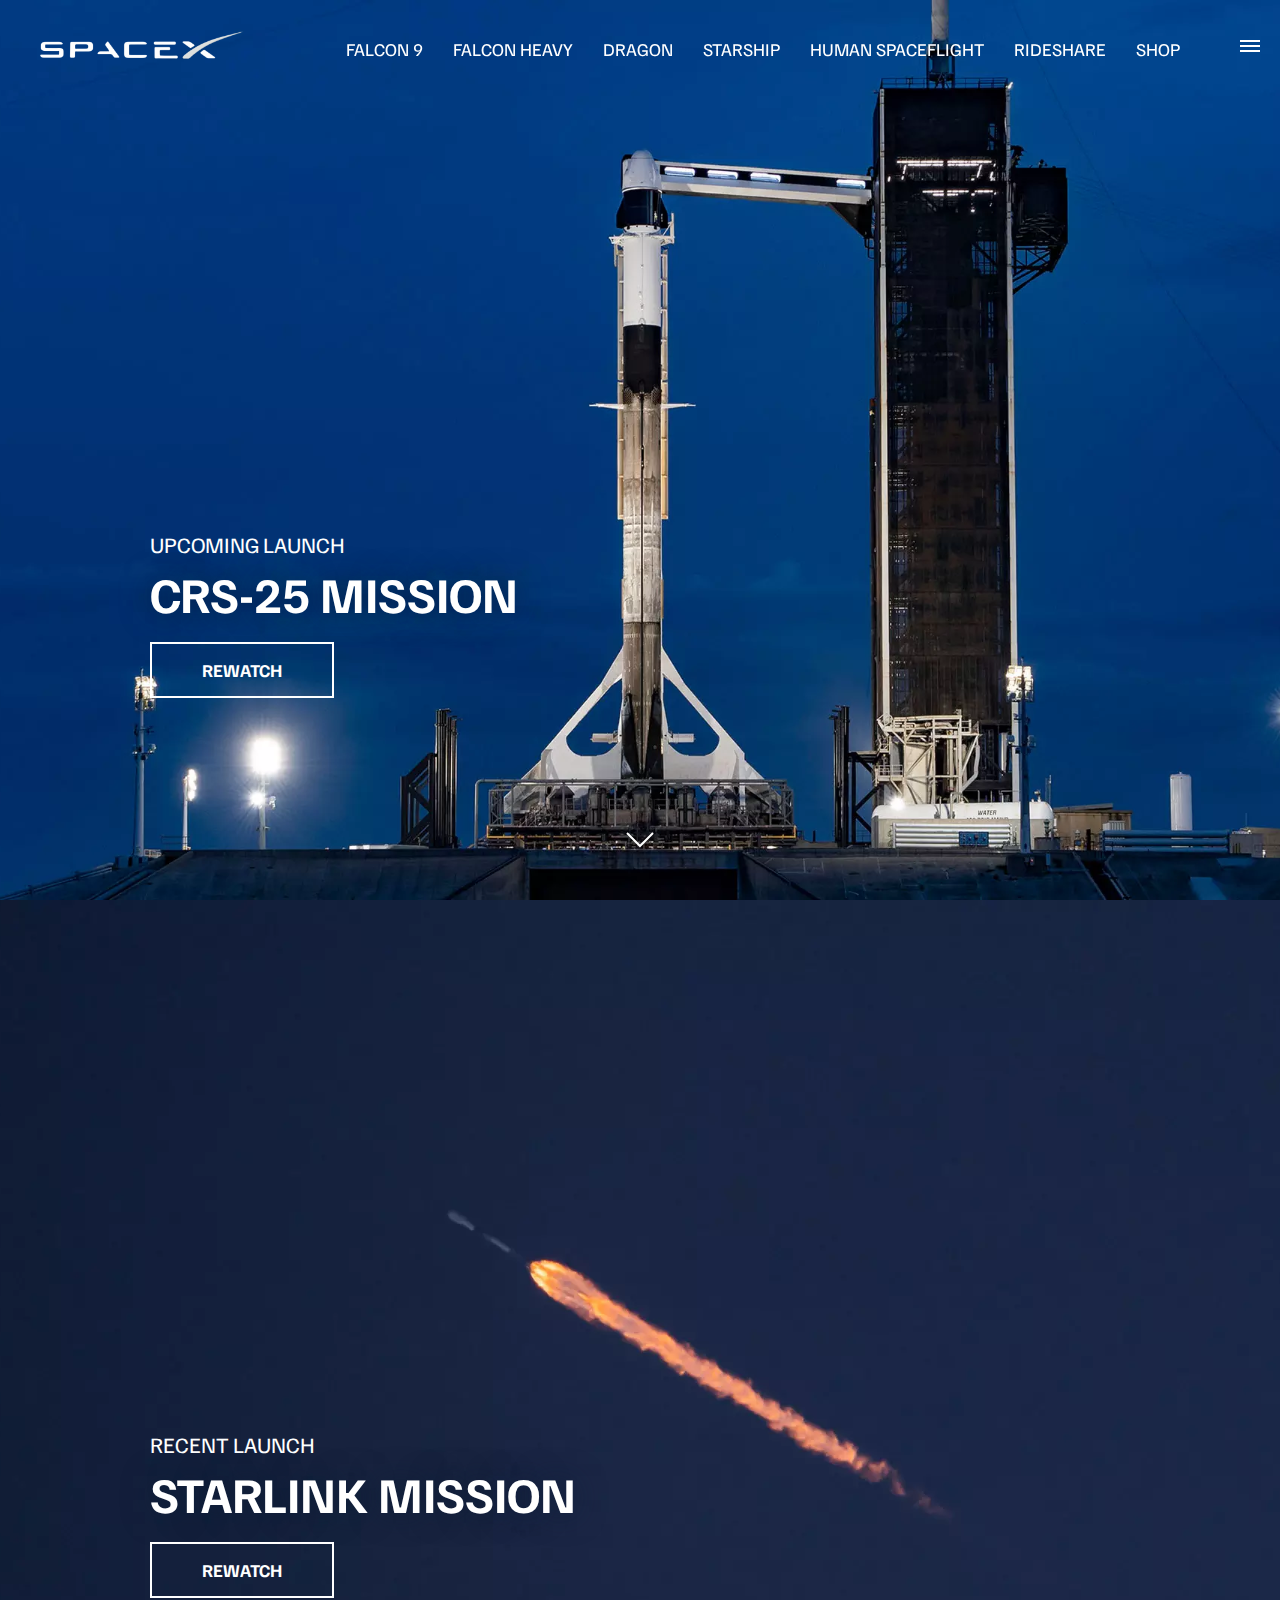
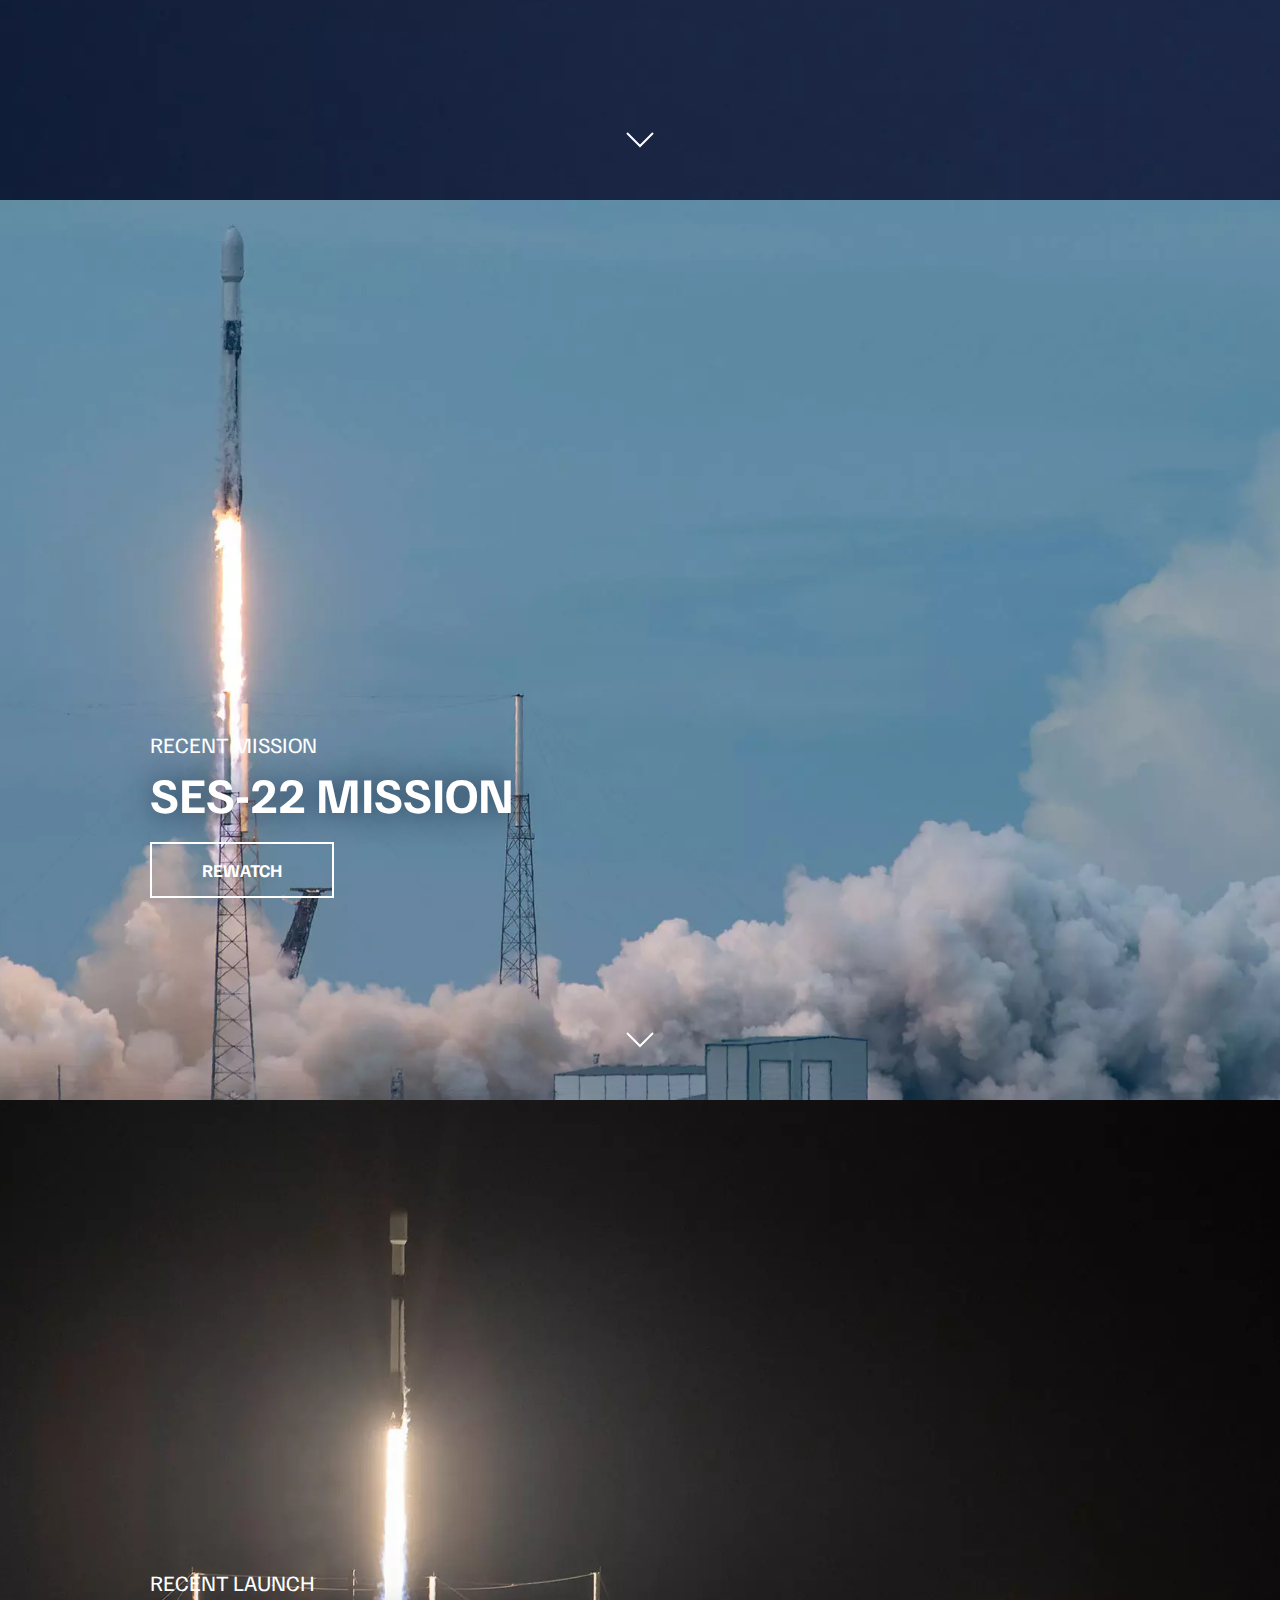
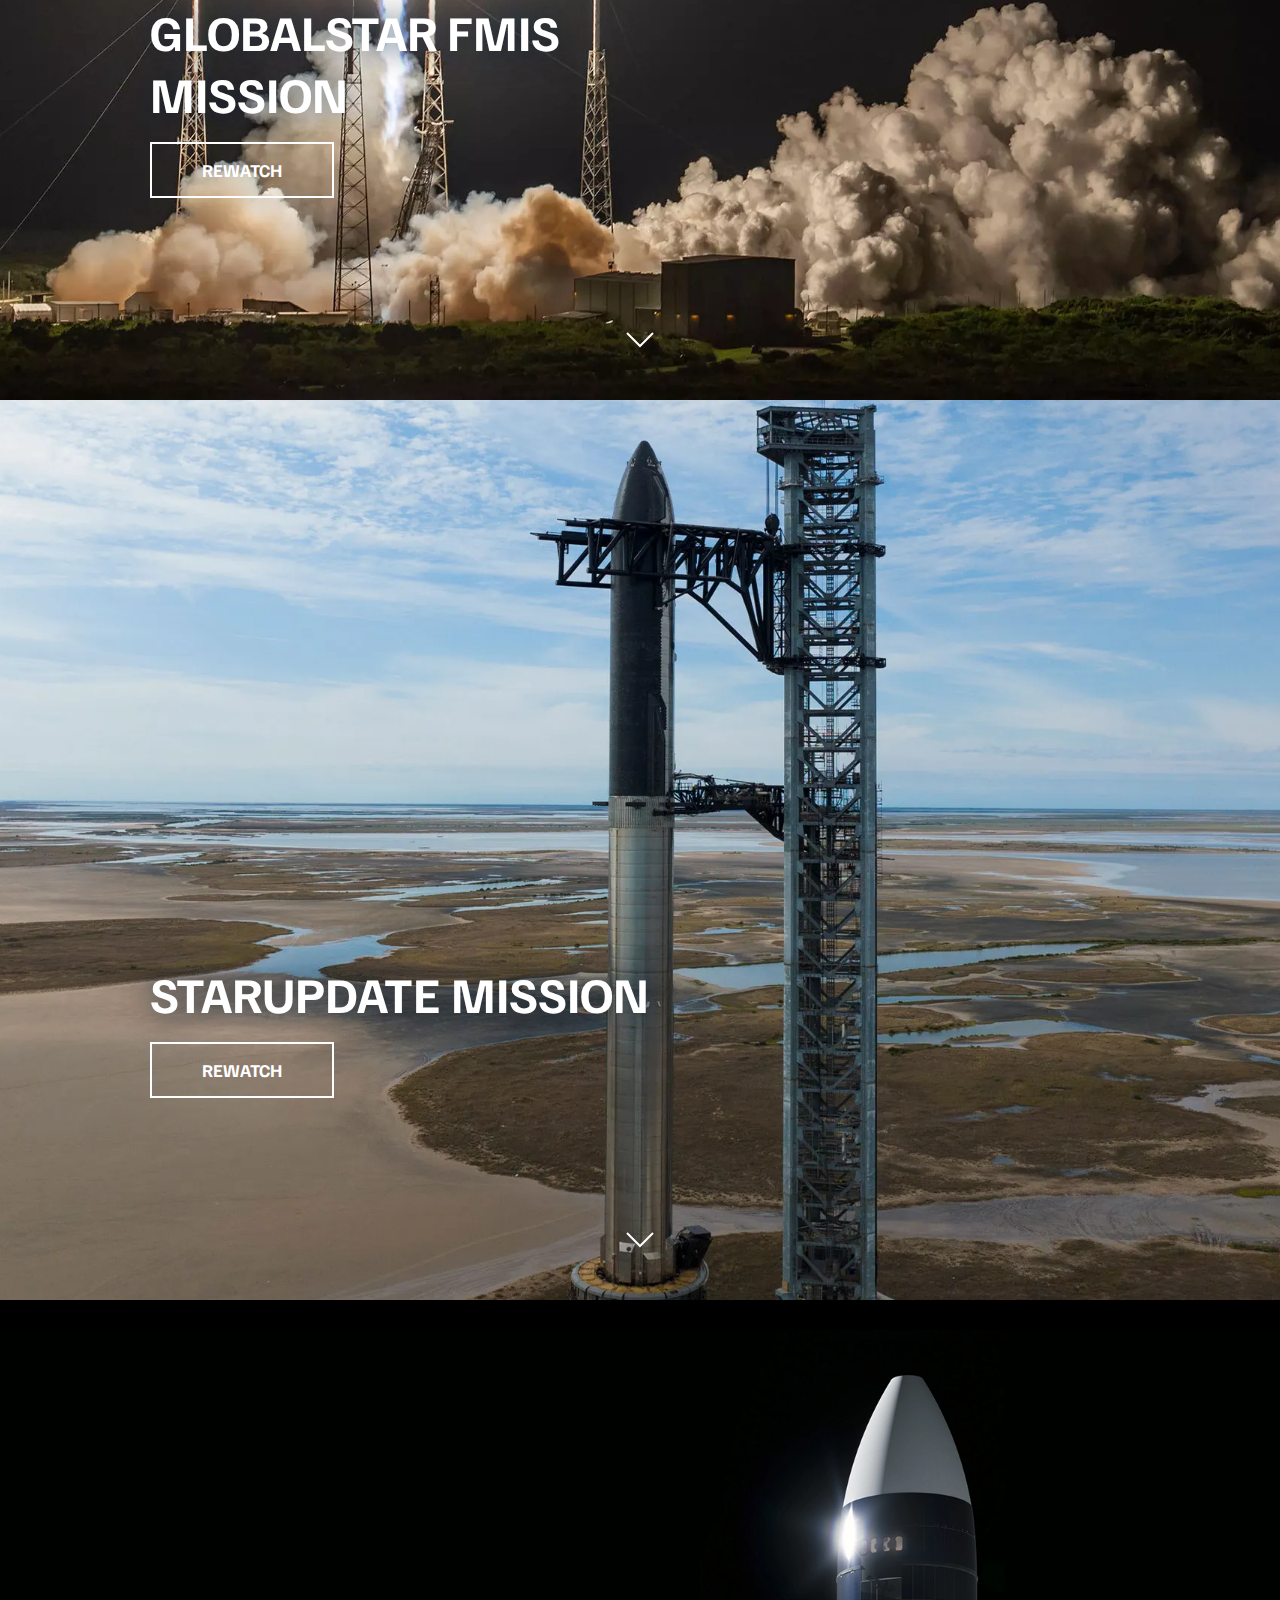
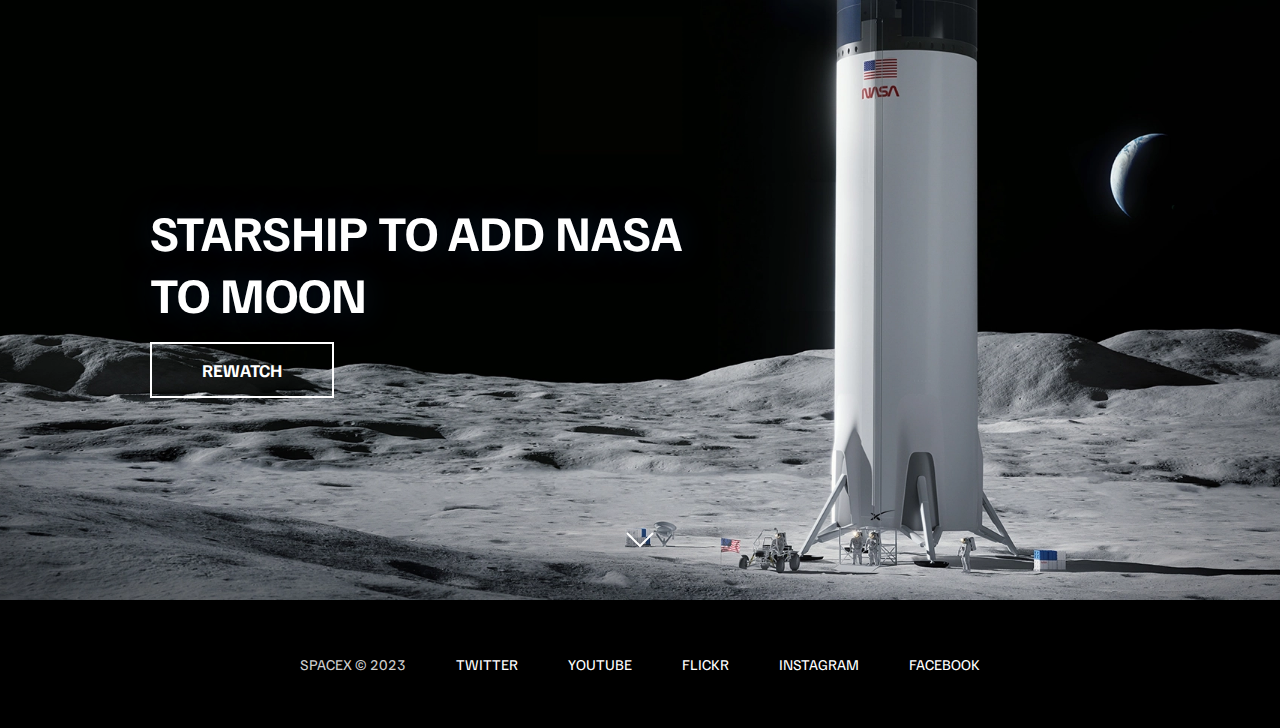
<file: index.html>
<!DOCTYPE html>
<html lang="en">
  <head>
    <meta charset="UTF-8" />
    <meta name="viewport" content="width=device-width, initial-scale=1.0" />
    <link rel="stylesheet" href="style.css" />
    <link rel="stylesheet" href="reusable.css" />
    <link rel="stylesheet" href="query.css" />
    <title>Space-X</title>
  </head>
  <body>
    <div id="overlay"></div>
    <div id="mobile-menu" class="mobile-main-menu">
      <ul>
        <li><a href="#">Mission</a></li>
        <li><a href="#">Launches</a></li>
        <li><a href="#">Careers</a></li>
        <li><a href="#">Updates</a></li>
        <li><a href="#">Shop</a></li>

        <li class="mobile-only"><a href="falcon9.html">Falcon 9</a></li>
        <li class="mobile-only">
          <a href="falcon-heavy.html">Falcon Heavy</a>
        </li>
        <li class="mobile-only"><a href="dragon.html">Dragon</a></li>
        <li class="mobile-only"><a href="#">Starship</a></li>
        <li class="mobile-only"><a href="#">Human Spaceflight</a></li>
        <li class="mobile-only"><a href="#">Rideshare</a></li>
        <li class="mobile-only"><a href="#">Starlink</a></li>
      </ul>
    </div>
    <header class="header">
      <div class="logo">
        <a href="index.html">
          <img src="img/logo.png" alt="Space-X-Logo" class="logo-img" />
        </a>
      </div>

      <nav class="desktop-main-menu">
        <ul class="li-container">
          <li><a href="falcon9.html">Falcon 9</a></li>
          <li><a href="falcon-heavy.html">Falcon Heavy</a></li>
          <li><a href="dragon.html">Dragon</a></li>
          <li><a href="#">Starship</a></li>
          <li><a href="#">Human Spaceflight</a></li>
          <li><a href="#">Rideshare</a></li>
          <li><a href="#">Shop</a></li>
        </ul>
      </nav>
    </header>

    <!-- Hamburger Menu -->
    <button id="menu-btn" class="hamburger" type="button">
      <span class="hamburger-top"></span>
      <span class="hamburger-middle"></span>
      <span class="hamburger-bottom"></span>
    </button>

    <!-- Section-A -->
    <section class="section-a">
      <div class="section-inner">
        <h4>Upcoming Launch</h4>
        <h2>CRS-25 Mission</h2>
        <a href="#" class="btn">
          <div class="hover"></div>
          <span class="text-btn">Rewatch</span>
        </a>
      </div>

      <div class="scroll-arrow">
        <svg width="30px" height="20px">
          <path
            stroke="#ffffff"
            fill="none"
            stroke-width="2px"
            d="M2.000,5.000 L15.000,18.000 L28.000,5.000 "
          ></path>
        </svg>
      </div>
    </section>

    <!-- Section-B -->
    <section class="section-b">
      <div class="section-inner">
        <h4>Recent Launch</h4>
        <h2>Starlink Mission</h2>
        <a href="#" class="btn">
          <div class="hover"></div>
          <span class="text-btn">Rewatch</span>
        </a>
      </div>

      <div class="scroll-arrow">
        <svg width="30px" height="20px">
          <path
            stroke="#ffffff"
            fill="none"
            stroke-width="2px"
            d="M2.000,5.000 L15.000,18.000 L28.000,5.000 "
          ></path>
        </svg>
      </div>
    </section>

    <!-- Section-C -->
    <section class="section-c">
      <div class="section-inner">
        <h4>Recent Mission</h4>
        <h2>SES-22 Mission</h2>
        <a href="#" class="btn">
          <div class="hover"></div>
          <span class="text-btn">Rewatch</span>
        </a>
      </div>

      <div class="scroll-arrow">
        <svg width="30px" height="20px">
          <path
            stroke="#ffffff"
            fill="none"
            stroke-width="2px"
            d="M2.000,5.000 L15.000,18.000 L28.000,5.000 "
          ></path>
        </svg>
      </div>
    </section>

    <!-- Section-D -->
    <section class="section-d">
      <div class="section-inner">
        <h4>Recent Launch</h4>
        <h2>Globalstar FMIS Mission</h2>
        <a href="#" class="btn">
          <div class="hover"></div>
          <span class="text-btn">Rewatch</span>
        </a>
      </div>

      <div class="scroll-arrow">
        <svg width="30px" height="20px">
          <path
            stroke="#ffffff"
            fill="none"
            stroke-width="2px"
            d="M2.000,5.000 L15.000,18.000 L28.000,5.000 "
          ></path>
        </svg>
      </div>
    </section>

    <!-- Section-E -->
    <section class="section-e">
      <div class="section-inner">
        <h2>StarUpdate Mission</h2>
        <a href="#" class="btn">
          <div class="hover"></div>
          <span class="text-btn">Rewatch</span>
        </a>
      </div>

      <div class="scroll-arrow">
        <svg width="30px" height="20px">
          <path
            stroke="#ffffff"
            fill="none"
            stroke-width="2px"
            d="M2.000,5.000 L15.000,18.000 L28.000,5.000 "
          ></path>
        </svg>
      </div>
    </section>

    <!-- Section-F -->
    <section class="section-f">
      <div class="section-inner">
        <h2>Starship to add NASA to Moon</h2>
        <a href="#" class="btn">
          <div class="hover"></div>
          <span class="text-btn">Rewatch</span>
        </a>
      </div>

      <div class="scroll-arrow">
        <svg width="30px" height="20px">
          <path
            stroke="#ffffff"
            fill="none"
            stroke-width="2px"
            d="M2.000,5.000 L15.000,18.000 L28.000,5.000 "
          ></path>
        </svg>
      </div>
    </section>

    <!-- Footer -->
    <footer>
      <ul>
        <li><a href="#" class="text-footer">SpaceX &copy; 2023</a></li>
        <li><a href="#">Twitter</a></li>
        <li><a href="#">Youtube</a></li>
        <li><a href="#">Flickr</a></li>
        <li><a href="#">Instagram</a></li>
        <li><a href="#">Facebook</a></li>
      </ul>
    </footer>
  </body>
</html>
</file>
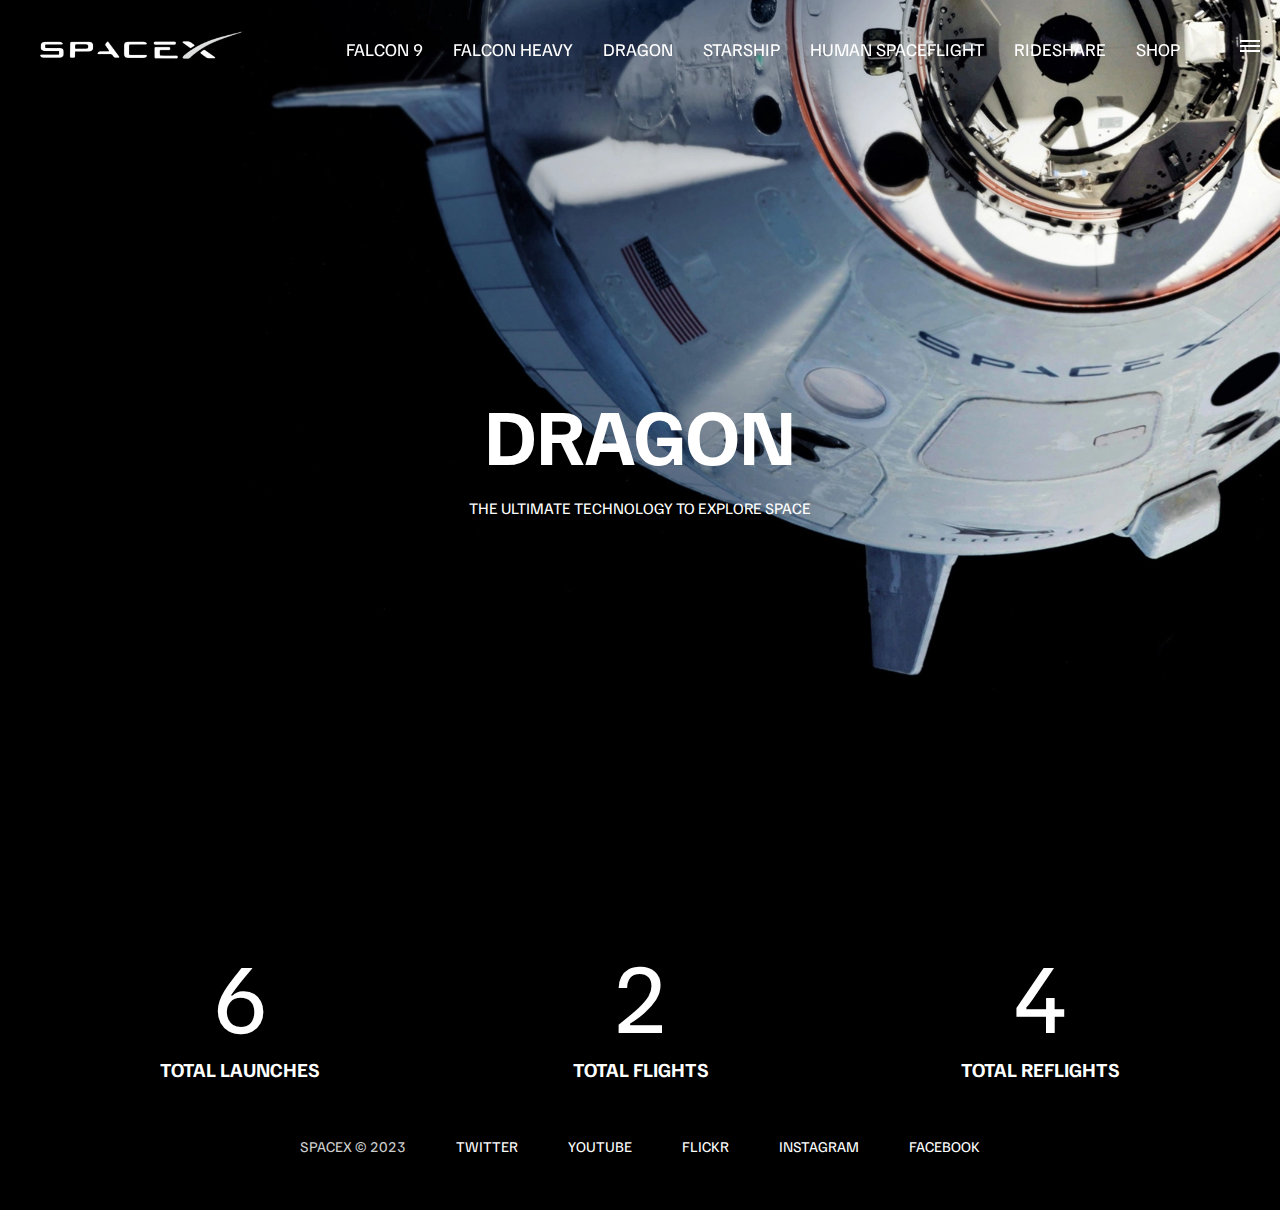
<file: dragon.html>
<!DOCTYPE html>
<html lang="en">
  <head>
    <meta charset="UTF-8" />
    <meta name="viewport" content="width=device-width, initial-scale=1.0" />
    <link rel="stylesheet" href="style.css" />
    <link rel="stylesheet" href="reusable.css" />
    <link rel="stylesheet" href="query.css" />
    <title>Space-X</title>
  </head>
  <body>
    <div id="overlay"></div>
    <div id="mobile-menu" class="mobile-main-menu">
      <ul>
        <li><a href="#">Mission</a></li>
        <li><a href="#">Launches</a></li>
        <li><a href="#">Careers</a></li>
        <li><a href="#">Updates</a></li>
        <li><a href="#">Shop</a></li>

        <li class="mobile-only"><a href="falcon9.html">Falcon 9</a></li>
        <li class="mobile-only">
          <a href="falcon-heavy.html">Falcon Heavy</a>
        </li>
        <li class="mobile-only"><a href="dragon.html">Dragon</a></li>
        <li class="mobile-only"><a href="#">Starship</a></li>
        <li class="mobile-only"><a href="#">Human Spaceflight</a></li>
        <li class="mobile-only"><a href="#">Rideshare</a></li>
        <li class="mobile-only"><a href="#">Starlink</a></li>
      </ul>
    </div>
    <header class="header">
      <div class="logo">
        <a href="index.html">
          <img src="img/logo.png" alt="Space-X-Logo" class="logo-img" />
        </a>
      </div>

      <nav class="desktop-main-menu">
        <ul class="li-container">
          <li><a href="falcon9.html">Falcon 9</a></li>
          <li><a href="falcon-heavy.html">Falcon Heavy</a></li>
          <li><a href="dragon.html">Dragon</a></li>
          <li><a href="#">Starship</a></li>
          <li><a href="#">Human Spaceflight</a></li>
          <li><a href="#">Rideshare</a></li>
          <li><a href="#">Shop</a></li>
        </ul>
      </nav>
    </header>

    <!-- Hamburger Menu -->
    <button id="menu-btn" class="hamburger" type="button">
      <span class="hamburger-top"></span>
      <span class="hamburger-middle"></span>
      <span class="hamburger-bottom"></span>
    </button>

    <section class="section-animate section-bg-dragon"></section>
    <div class="section-inner-text">
      <h1>Dragon</h1>
      <p>The ultimate technology to explore space</p>
    </div>

    <div class="stats">
      <div class="stat-1 stat-box">
        <span>6</span>
        <h1>Total Launches</h1>
      </div>

      <div class="stat-2 stat-box">
        <span>2</span>
        <h1>Total Flights</h1>
      </div>

      <div class="stat-3 stat-box">
        <span>4</span>
        <h1>Total Reflights</h1>
      </div>
    </div>

    <!-- Footer -->
    <footer>
      <ul>
        <li><a href="#" class="text-footer">SpaceX &copy; 2023</a></li>
        <li><a href="#">Twitter</a></li>
        <li><a href="#">Youtube</a></li>
        <li><a href="#">Flickr</a></li>
        <li><a href="#">Instagram</a></li>
        <li><a href="#">Facebook</a></li>
      </ul>
    </footer>
  </body>
</html>
</file>
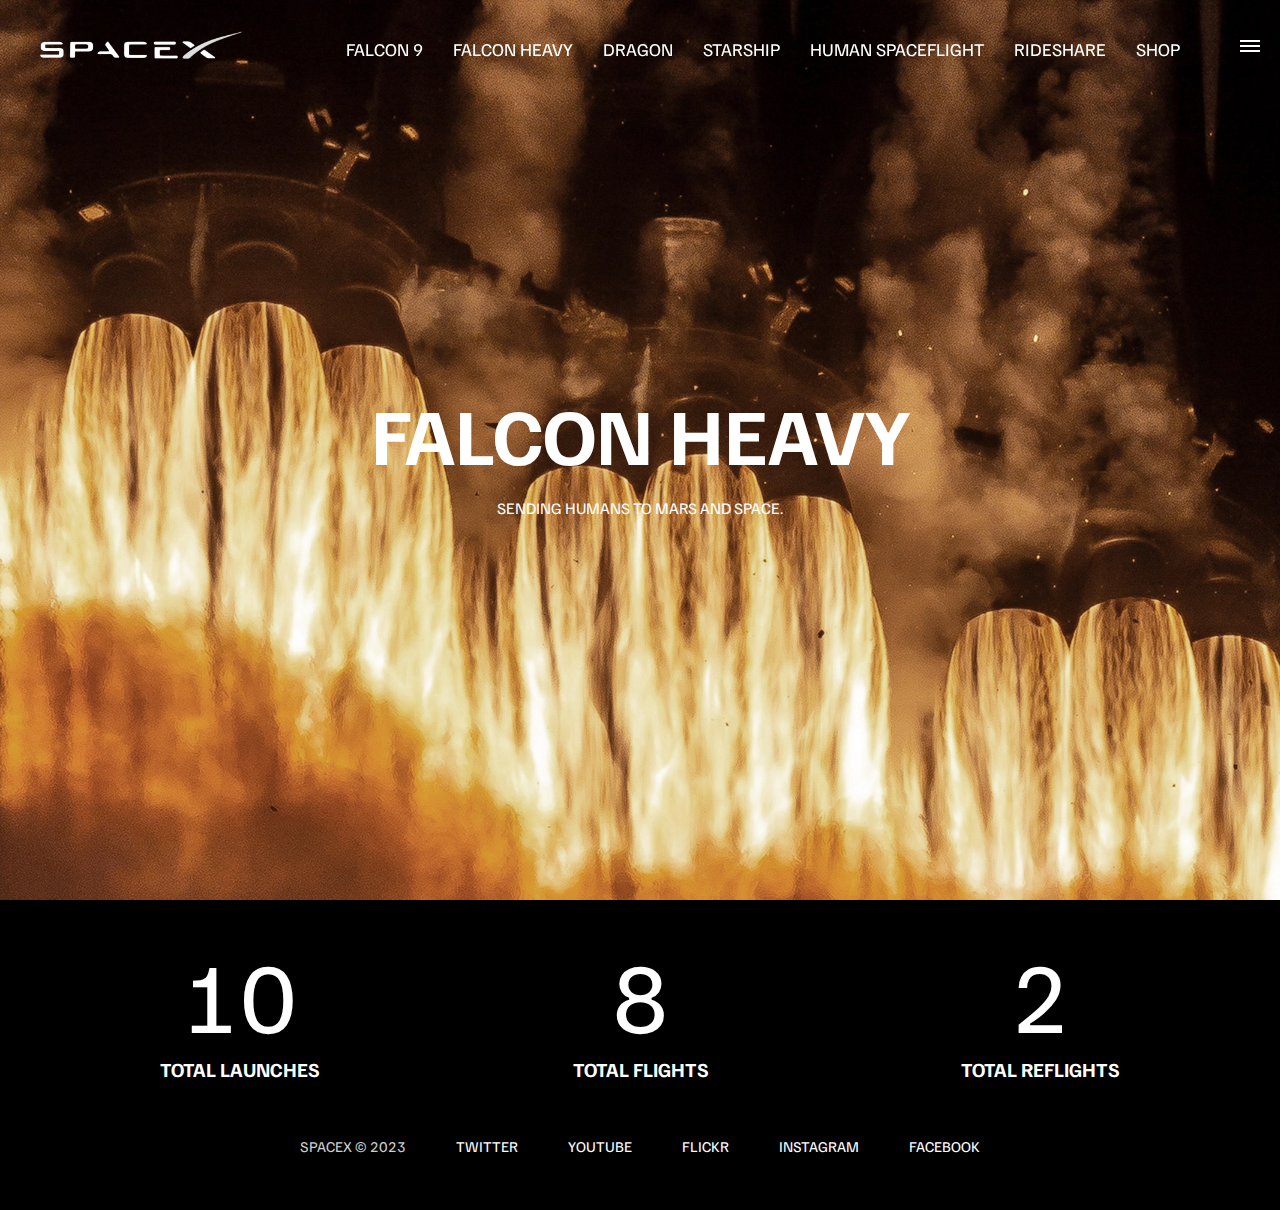
<file: falcon-heavy.html>
<!DOCTYPE html>
<html lang="en">
  <head>
    <meta charset="UTF-8" />
    <meta name="viewport" content="width=device-width, initial-scale=1.0" />
    <link rel="stylesheet" href="style.css" />
    <link rel="stylesheet" href="reusable.css" />
    <link rel="stylesheet" href="query.css" />
    <title>Space-X</title>
  </head>
  <body>
    <div id="overlay"></div>
    <div id="mobile-menu" class="mobile-main-menu">
      <ul>
        <li><a href="#">Mission</a></li>
        <li><a href="#">Launches</a></li>
        <li><a href="#">Careers</a></li>
        <li><a href="#">Updates</a></li>
        <li><a href="#">Shop</a></li>

        <li class="mobile-only"><a href="falcon9.html">Falcon 9</a></li>
        <li class="mobile-only">
          <a href="falcon-heavy.html">Falcon Heavy</a>
        </li>
        <li class="mobile-only"><a href="dragon.html">Dragon</a></li>
        <li class="mobile-only"><a href="#">Starship</a></li>
        <li class="mobile-only"><a href="#">Human Spaceflight</a></li>
        <li class="mobile-only"><a href="#">Rideshare</a></li>
        <li class="mobile-only"><a href="#">Starlink</a></li>
      </ul>
    </div>
    <header class="header">
      <div class="logo">
        <a href="index.html">
          <img src="img/logo.png" alt="Space-X-Logo" class="logo-img" />
        </a>
      </div>

      <nav class="desktop-main-menu">
        <ul class="li-container">
          <li><a href="falcon9.html">Falcon 9</a></li>
          <li><a href="falcon-heavy.html">Falcon Heavy</a></li>
          <li><a href="dragon.html">Dragon</a></li>
          <li><a href="#">Starship</a></li>
          <li><a href="#">Human Spaceflight</a></li>
          <li><a href="#">Rideshare</a></li>
          <li><a href="#">Shop</a></li>
        </ul>
      </nav>
    </header>

    <!-- Hamburger Menu -->
    <button id="menu-btn" class="hamburger" type="button">
      <span class="hamburger-top"></span>
      <span class="hamburger-middle"></span>
      <span class="hamburger-bottom"></span>
    </button>

    <section class="section-animate section-bg-heavy"></section>
    <div class="section-inner-text">
      <h1>Falcon Heavy</h1>
      <p>Sending Humans to mars and space.</p>
    </div>

    <div class="stats">
      <div class="stat-1 stat-box">
        <span>10</span>
        <h1>Total Launches</h1>
      </div>

      <div class="stat-2 stat-box">
        <span>8</span>
        <h1>Total Flights</h1>
      </div>

      <div class="stat-3 stat-box">
        <span>2</span>
        <h1>Total Reflights</h1>
      </div>
    </div>

    <!-- Footer -->
    <footer>
      <ul>
        <li><a href="#" class="text-footer">SpaceX &copy; 2023</a></li>
        <li><a href="#">Twitter</a></li>
        <li><a href="#">Youtube</a></li>
        <li><a href="#">Flickr</a></li>
        <li><a href="#">Instagram</a></li>
        <li><a href="#">Facebook</a></li>
      </ul>
    </footer>
  </body>
</html>
</file>
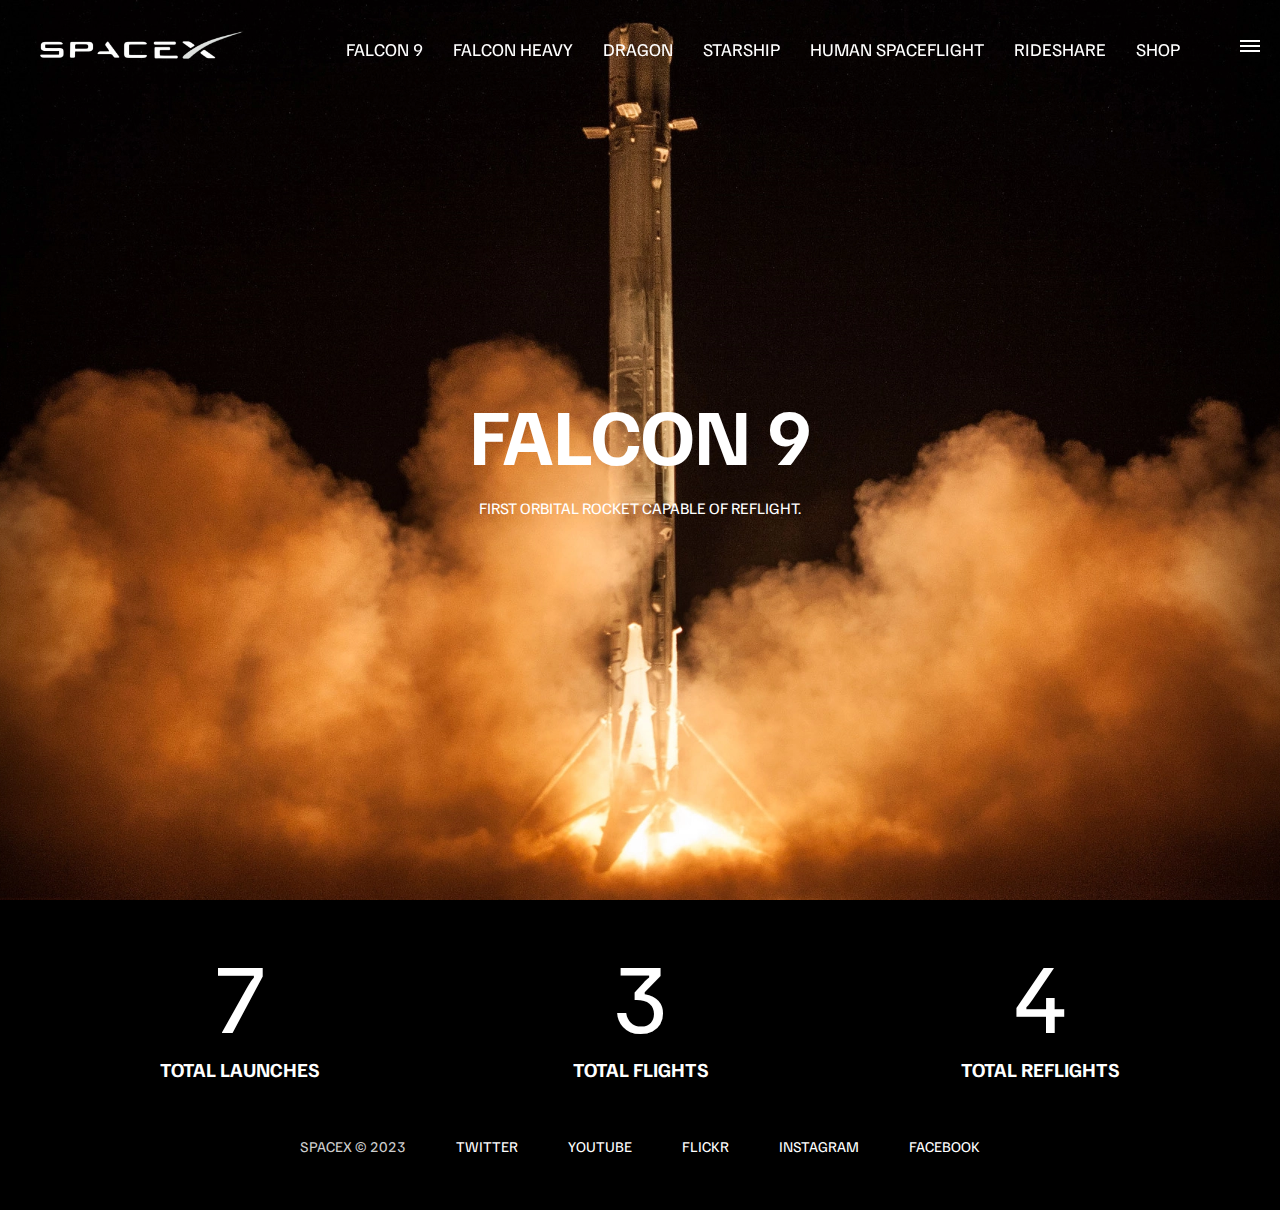
<file: falcon9.html>
<!DOCTYPE html>
<html lang="en">
  <head>
    <meta charset="UTF-8" />
    <meta name="viewport" content="width=device-width, initial-scale=1.0" />
    <link rel="stylesheet" href="style.css" />
    <link rel="stylesheet" href="reusable.css" />
    <link rel="stylesheet" href="query.css" />
    <title>Space-X</title>
  </head>
  <body>
    <div id="overlay"></div>
    <div id="mobile-menu" class="mobile-main-menu">
      <ul>
        <li><a href="#">Mission</a></li>
        <li><a href="#">Launches</a></li>
        <li><a href="#">Careers</a></li>
        <li><a href="#">Updates</a></li>
        <li><a href="#">Shop</a></li>

        <li class="mobile-only"><a href="falcon9.html">Falcon 9</a></li>
        <li class="mobile-only">
          <a href="falcon-heavy.html">Falcon Heavy</a>
        </li>
        <li class="mobile-only"><a href="dragon.html">Dragon</a></li>
        <li class="mobile-only"><a href="#">Starship</a></li>
        <li class="mobile-only"><a href="#">Human Spaceflight</a></li>
        <li class="mobile-only"><a href="#">Rideshare</a></li>
        <li class="mobile-only"><a href="#">Starlink</a></li>
      </ul>
    </div>
    <header class="header">
      <div class="logo">
        <a href="index.html">
          <img src="img/logo.png" alt="Space-X-Logo" class="logo-img" />
        </a>
      </div>

      <nav class="desktop-main-menu">
        <ul class="li-container">
          <li><a href="falcon9.html">Falcon 9</a></li>
          <li><a href="falcon-heavy.html">Falcon Heavy</a></li>
          <li><a href="dragon.html">Dragon</a></li>
          <li><a href="#">Starship</a></li>
          <li><a href="#">Human Spaceflight</a></li>
          <li><a href="#">Rideshare</a></li>
          <li><a href="#">Shop</a></li>
        </ul>
      </nav>
    </header>

    <!-- Hamburger Menu -->
    <button id="menu-btn" class="hamburger" type="button">
      <span class="hamburger-top"></span>
      <span class="hamburger-middle"></span>
      <span class="hamburger-bottom"></span>
    </button>

    <section class="section-animate section-bg-falcon"></section>
    <div class="section-inner-text">
      <h1>Falcon 9</h1>
      <p>First Orbital rocket capable of reflight.</p>
    </div>

    <div class="stats">
      <div class="stat-1 stat-box">
        <span>7</span>
        <h1>Total Launches</h1>
      </div>

      <div class="stat-2 stat-box">
        <span>3</span>
        <h1>Total Flights</h1>
      </div>

      <div class="stat-3 stat-box">
        <span>4</span>
        <h1>Total Reflights</h1>
      </div>
    </div>

    <!-- Footer -->
    <footer>
      <ul>
        <li><a href="#" class="text-footer">SpaceX &copy; 2023</a></li>
        <li><a href="#">Twitter</a></li>
        <li><a href="#">Youtube</a></li>
        <li><a href="#">Flickr</a></li>
        <li><a href="#">Instagram</a></li>
        <li><a href="#">Facebook</a></li>
      </ul>
    </footer>
  </body>
</html>
</file>
<file: style.css>
/* Header */

.header {
  position: fixed;
  width: 100%;
  height: 10rem;
  top: 0;
  left: 0;
  display: flex;
  justify-content: space-between;
  padding: 0 4rem;
  align-items: center;
  text-transform: uppercase;
  z-index: 3;
}

/* Logo */

.logo {
  width: 21rem;
  height: auto;
}

.logo-img {
  display: block;
  width: 100%;
  height: auto;
}

/* Desktop Menu */
.desktop-main-menu {
  margin-right: 6rem;
}

.li-container {
  display: flex;
  gap: 3rem;
}

.li-container li {
  position: relative;
  padding-bottom: 0.2rem;
  font-size: 1.8rem;
}

/* Menu Animation */
.li-container li::after {
  content: "";
  position: absolute;
  width: 100%;
  height: 1px;
  background: white;
  bottom: 0;
  left: 0;
  transform: scaleX(0);
  transition: 0.6s cubic-bezier(0.19, 1, 0.22, 1);
  transform-origin: right center;
}

.li-container li:hover::after {
  transform: scaleX(1);
  transform-origin: left center;
  transition-duration: 0.4s;
}

/* Section-A */
.section-inner {
  position: absolute;
  bottom: 200px;
  left: 150px;
  max-width: 560px;
}

.section-inner h4 {
  font-size: 2.2rem;
  margin-bottom: 0.4rem;
  font-weight: 400;
  animation: FadeInUp 0.5s ease-in-out;
  animation-fill-mode: both;
}

.section-inner h2 {
  font-size: 5rem;
  margin-bottom: 0.8rem;
  font-weight: 700;
  text-shadow: 0px 0px 30px rgba(11, 31, 55, 0.754);
  animation: FadeInUp 0.5s ease-in-out 0.2s;
  animation-fill-mode: both;
}

.section-inner a {
  animation: FadeInUp 0.5s ease-in-out 0.4s;
  animation-fill-mode: both;
}

/* BTN Rewatch */

.btn {
  overflow: hidden;
  z-index: 2;
  margin-top: 1rem;
  position: relative;
  text-align: center;
  display: inline-block;
  min-width: 13rem;
  padding: 1.5rem 5rem;
  border: solid 2px white;
  cursor: pointer;
}

.text-btn {
  font-size: 1.8rem;
  font-weight: bold;
  text-transform: uppercase;
}

/* Scroll Arrow */

.scroll-arrow {
  position: absolute;
  bottom: 5rem;
  left: 50%;
  transform: translateX(-50%);
  animation: fadeBounce 5s infinite;
}

/* Footer */

footer {
  position: relative;
  padding: 55px 0;
}

footer ul {
  display: flex;
  justify-content: center;
  align-items: center;
  gap: 5rem;
}

footer ul li {
  font-size: 1.5rem;
  text-transform: uppercase;
}

footer ul li a:hover {
  color: rgb(181, 181, 181);
  transition: 0.2s;
}

footer ul li a {
  color: white;
}
.text-footer {
  color: rgb(205, 205, 205);
}

/* Hamburger Menu */
.hamburger {
  position: fixed;
  top: 40px;
  right: 20px;
  z-index: 10;
  cursor: pointer;
  width: 20px;
  height: 20px;
  background: none;
  border: none;
}

.hamburger-top,
.hamburger-middle,
.hamburger-bottom {
  position: absolute;
  width: 20px;
  height: 2px;
  top: 0;
  left: 0;
  background: #fff;
  transition: all 0.5s;
}

.hamburger-middle {
  transform: translateY(5px);
}

.hamburger-bottom {
  transform: translateY(10px);
}

/* Transition hamburger to X when open */
.open {
  transform: rotate(90deg);
}

.open .hamburger-top {
  transform: rotate(45deg) translateY(6px) translateX(6px);
}

.open .hamburger-middle {
  display: none;
}

.open .hamburger-bottom {
  transform: rotate(-45deg) translateY(6px) translateX(-6px);
}

/* Overlay */
.overlay-show {
  position: fixed;
  top: 0;
  left: 0;
  width: 100%;
  height: 100%;
  background-color: rgba(0, 0, 0, 0.5);
  z-index: 3;
}

/* Stop body scroll */
.stop-scrolling {
  overflow: hidden;
}

/* Hide mobile main menu items */
.mobile-only {
  display: none;
}

/* Mobile menu */
.mobile-main-menu {
  position: fixed;
  top: 0;
  right: 0;
  width: 350px;
  height: 100%;
  background: #000;
  z-index: 4;
  display: flex;
  align-items: center;
  justify-content: center;
  transform: translateX(100%);
  transition: transform 0.6s cubic-bezier(0.19, 1, 0.22, 1);
}

/* Bring menu from right */
.show-menu {
  transform: translateX(0);
}

.mobile-main-menu ul {
  display: flex;
  flex-direction: column;
  align-items: end;
  justify-content: center;
  padding: 50px;
  width: 100%;
}

.mobile-main-menu ul li {
  margin-bottom: 20px;
  font-size: 18px;
  text-transform: uppercase;
  border-bottom: 1px #555 dotted;
  width: 100%;
  text-align: right;
  padding-bottom: 8px;
}

.mobile-main-menu ul li a {
  color: #fff;
  transition: color 0.6s;
}

.mobile-main-menu ul li a:hover {
  color: #aaa;
}

/* Background Images*/

.section-a {
  background-image: url(img/section-a.webp);
}

.section-b {
  background-image: url(img/section-b.webp);
}

.section-c {
  background-image: url(img/section-c.webp);
}

.section-d {
  background-image: url(img/section-d.webp);
}

.section-e {
  background-image: url(img/section-e.webp);
}

.section-f {
  background-image: url(img/section-f.webp);
}

/* Inner Pages */
.section-bg-falcon {
  background-image: url(img/falcon-9.webp);
}

.section-bg-dragon {
  background-image: url(img/dragon.webp);
}

.section-bg-heavy {
  background-image: url(img/falcon-heavy.webp);
}

.section-animate {
  animation: FadeIn 2s ease-in;
}

.section-inner-text {
  position: absolute;
  top: 50%;
  left: 50%;
  transform: translate(-50%, -50%);
  text-align: center;
  text-transform: uppercase;
}

.section-inner-text h1 {
  font-size: 8rem;
  margin-bottom: 1.5rem;
  animation: FadeInUp 0.5s ease-in-out;
}
.section-inner-text p {
  font-size: 1.6rem;

  animation: FadeInUp 0.5s ease-in-out 0.1s;
}

.stats {
  max-width: 96rem;
  display: flex;
  margin: 0 auto;
  align-items: center;
  justify-content: space-between;
  text-align: center;
  text-transform: uppercase;
}

.stat-box {
  margin-top: 3rem;
}

.stat-box span {
  font-size: 10rem;
}
</file>
<file: reusable.css>
/******  Reuseable Properties  *******/

@import url("https://fonts.googleapis.com/css2?family=Familjen+Grotesk:wght@400;500;600;700&family=Inter:wght@400;500;700&family=Rubik:wght@400;500;600;700&display=swap");

*,
*::before,
*::after {
  margin: 0;
  padding: 0;
  box-sizing: border-box;
}

body {
  font-family: "Familjen Grotesk", sans-serif;
  background: #000;
  color: white;
}

html {
  font-size: 10px;
}

a {
  text-decoration: none;
  color: white;
}

ul {
  list-style: none;
}

section {
  position: relative;
  height: 100vh;
  background-position: center center;
  background-repeat: no-repeat;
  background-size: cover;
  text-transform: uppercase;
}

/***** Animations *****/

/* Button Hover */

.btn:hover span {
  color: black;
}

.btn .hover {
  position: absolute;
  top: 0;
  left: 0;
  width: 100%;
  height: 100%;
  background-color: white;
  color: black;
  z-index: -1;
  transform: translateY(100%);
}

.btn:hover .hover {
  transform: translateY(0%);
  transition: 0.6s cubic-bezier(0.19, 1, 0.22, 1);
}

/* FadeInUp Animation */

@keyframes FadeInUp {
  0% {
    opacity: 0;
    transform: translateY(14rem);
  }

  100% {
    opacity: 1;
    transform: translateY(0rem);
  }
}

@keyframes FadeIn {
  0% {
    opacity: 0;
  }

  100% {
    opacity: 1;
  }
}
@keyframes fadeBounce {
  0%,
  20%,
  50%,
  80%,
  100% {
    opacity: 0;
    transform: translateY(-20px);
  }

  40% {
    opacity: 1;
    transform: translateY(0);
  }
}
</file>
<file: query.css>
/* Media Queries */

@media (max-width: 960px) {
  /* Hide desktop menu */
  .desktop-main-menu {
    display: none;
  }

  /* Show main mobile items */
  .mobile-only {
    display: block;
  }

  .section-inner-center h3 {
    font-size: 75px;
  }
}

@media (max-width: 600px) {
  .section-inner {
    bottom: 75px;
    left: 20px;
  }

  .section-inner h2 {
    font-size: 40px;
  }

  footer ul li:first-child {
    position: absolute;
    top: 30px;
    left: 50%;
    transform: translate(-50%, -50%);
  }

  footer ul li {
    margin-right: 15px;
  }

  .logo {
    width: 150px;
    margin: auto;
  }

  .section-inner-center h3 {
    font-size: 50px;
  }

  /* Stats */
  .stats {
    flex-direction: column;
  }

  .stats div {
    margin-bottom: 20px;
  }
}
</file>
